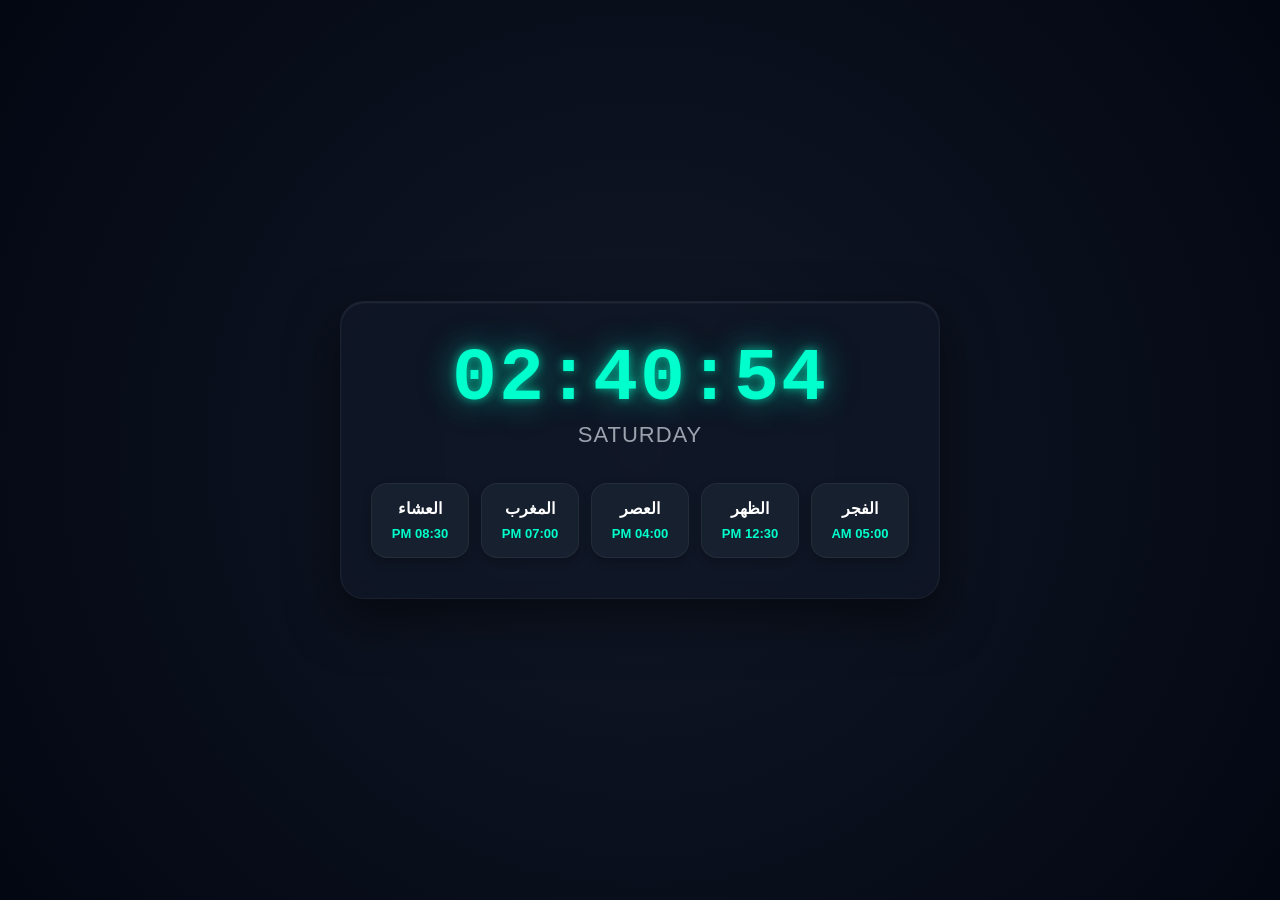
<file: index.html>
<!DOCTYPE html>
<html lang="ar" dir="rtl">
<head>
    <meta charset="UTF-8">
    <meta name="viewport" content="width=device-width, initial-scale=1.0">
    <meta name="google-adsense-account" content="ca-pub-9813683040376383">
    <meta name="robots" content="index, follow">
    <meta name="googlebot" content="index, follow">
    <meta name="description" content="موقع اشرف لمواقيت الصلاة والساعة المحلية بدون اعلانات مزعجة او اشتراكات">
    <meta name="keywords" content="led , achraf , clock time , ledclock , mawakit ">
    <link rel="canonical" href="https://www.clocky.de5.net/" />
    <title>Clocky</title>
    <link rel="icon" href="https://purepng.com/public/uploads/large/purepng.com-clock-iconsymbolsiconsapple-iosiosios-8-iconsios-8-721522596027moiee.png">

    <script src="https://pl30233326.effectivecpmnetwork.com/3d/db/b6/3ddbb60ee8837e368113462558ccc64e.js"></script>

    
    <style>
        /* تنسيق عام للموقع واحترافي */
        * {
            box-sizing: border-box;
            margin: 0;
            padding: 0;
        }

        body {
            display: flex;
            justify-content: center;
            align-items: center;
            min-height: 100vh;
            background: radial-gradient(circle, #111827 0%, #030712 100%);
            font-family: 'Segoe UI', Tahoma, Geneva, Verdana, sans-serif;
            color: #f3f4f6;
            padding: 20px;
        }

        .clock-container {
            text-align: center;
            background: rgba(17, 24, 39, 0.7);
            padding: 40px 30px;
            border-radius: 24px;
            box-shadow: 0 20px 50px rgba(0, 0, 0, 0.5), inset 0 1px 2px rgba(255, 255, 255, 0.1);
            border: 1px solid rgba(255, 255, 255, 0.05);
            backdrop-filter: blur(10px);
            max-width: 600px;
            width: 100%;
        }

        /* تنسيق شاشة الـ LED الرقمية */
        #clock {
            font-family: 'Courier New', Courier, monospace;
            font-size: 75px;
            font-weight: bold;
            letter-spacing: 2px;
            color: #00ffcc;
            text-shadow: 0 0 10px rgba(0, 255, 204, 0.6), 0 0 30px rgba(0, 255, 204, 0.4), 0 0 50px rgba(0, 255, 204, 0.2);
            margin-bottom: 5px;
            line-height: 1;
        }

        #day {
            font-size: 22px;
            color: #9ca3af;
            font-weight: 500;
            letter-spacing: 1px;
            margin-bottom: 35px;
            text-transform: uppercase;
        }

        /* حاوية مواقيت الصلاة */
        .prayer-container {
            display: grid;
            grid-template-columns: repeat(auto-fit, minmax(90px, 1fr));
            gap: 12px;
            margin-top: 20px;
        }

        /* كروت مواقيت الصلاة المطورة */
        .prayer-box {
            background: rgba(31, 41, 55, 0.6);
            border: 1px solid rgba(255, 255, 255, 0.05);
            padding: 15px 10px;
            border-radius: 16px;
            transition: all 0.3s ease;
            box-shadow: 0 4px 10px rgba(0, 0, 0, 0.2);
        }

        .prayer-box:hover {
            transform: translateY(-5px);
            background: rgba(31, 41, 55, 0.9);
            border-color: rgba(0, 255, 204, 0.3);
            box-shadow: 0 8px 20px rgba(0, 255, 204, 0.1);
        }

        .prayer-box strong {
            display: block;
            color: #ffffff;
            font-size: 16px;
            margin-bottom: 6px;
        }

        .prayer-box span {
            color: #00ffcc;
            font-size: 13px;
            font-weight: 600;
            font-family: sans-serif;
        }

        /* توافق الشاشات الصغيرة */
        @media (max-width: 480px) {
            #clock {
                font-size: 55px;
            }
            #day {
                font-size: 18px;
            }
            .prayer-container {
                grid-template-columns: repeat(3, 1fr);
            }
        }
    </style>
</head>
<body>
    <script>
  atOptions = {
    'key' : 'c431a3d5216da8afcb891a6ca35d7b3c',
    'format' : 'iframe',
    'height' : 50,
    'width' : 320,
    'params' : {}
  };
</script>
<script src="https://www.highperformanceformat.com/c431a3d5216da8afcb891a6ca35d7b3c/invoke.js"></script>
    <br>


    <div class="clock-container">
        <div id="clock">00:00:00</div>
        <div id="day">Sunday</div>
        
        <div id="prayer-times" class="prayer-container"></div>
    </div>

    <script>
        // تحديث الساعة الرقمية بشكل مستمر
        function updateClock() {
            let now = new Date();
            let hours = now.getHours().toString().padStart(2, '0');
            let minutes = now.getMinutes().toString().padStart(2, '0');
            let seconds = now.getSeconds().toString().padStart(2, '0');
            let timeString = `${hours}:${minutes}:${seconds}`;
            
            let days = ["Sunday", "Monday", "Tuesday", "Wednesday", "Thursday", "Friday", "Saturday"];
            let dayString = days[now.getDay()];
            
            document.getElementById("clock").textContent = timeString;
            document.getElementById("day").textContent = dayString;
        }

        // مواقيت الصلاة في الجزائر
        const prayerTimes = {
            "الفجر": "05:00 AM",
            "الظهر": "12:30 PM",
            "العصر": "04:00 PM",
            "المغرب": "07:00 PM",
            "العشاء": "08:30 PM"
        };

        // عرض مواقيت الصلاة داخل الكروت المطورة
        function displayPrayerTimes() {
            let container = document.getElementById("prayer-times");
            container.innerHTML = "";
            
            for (let prayer in prayerTimes) {
                let prayerBox = document.createElement("div");
                prayerBox.className = "prayer-box";
                prayerBox.innerHTML = `<strong>${prayer}</strong><span>${prayerTimes[prayer]}</span>`;
                container.appendChild(prayerBox);
            }
        }

        // تشغيل الوظائف عند تحميل الصفحة
        displayPrayerTimes();
        updateClock();
        setInterval(updateClock, 1000);
    </script>
</body>
</html>
</file>
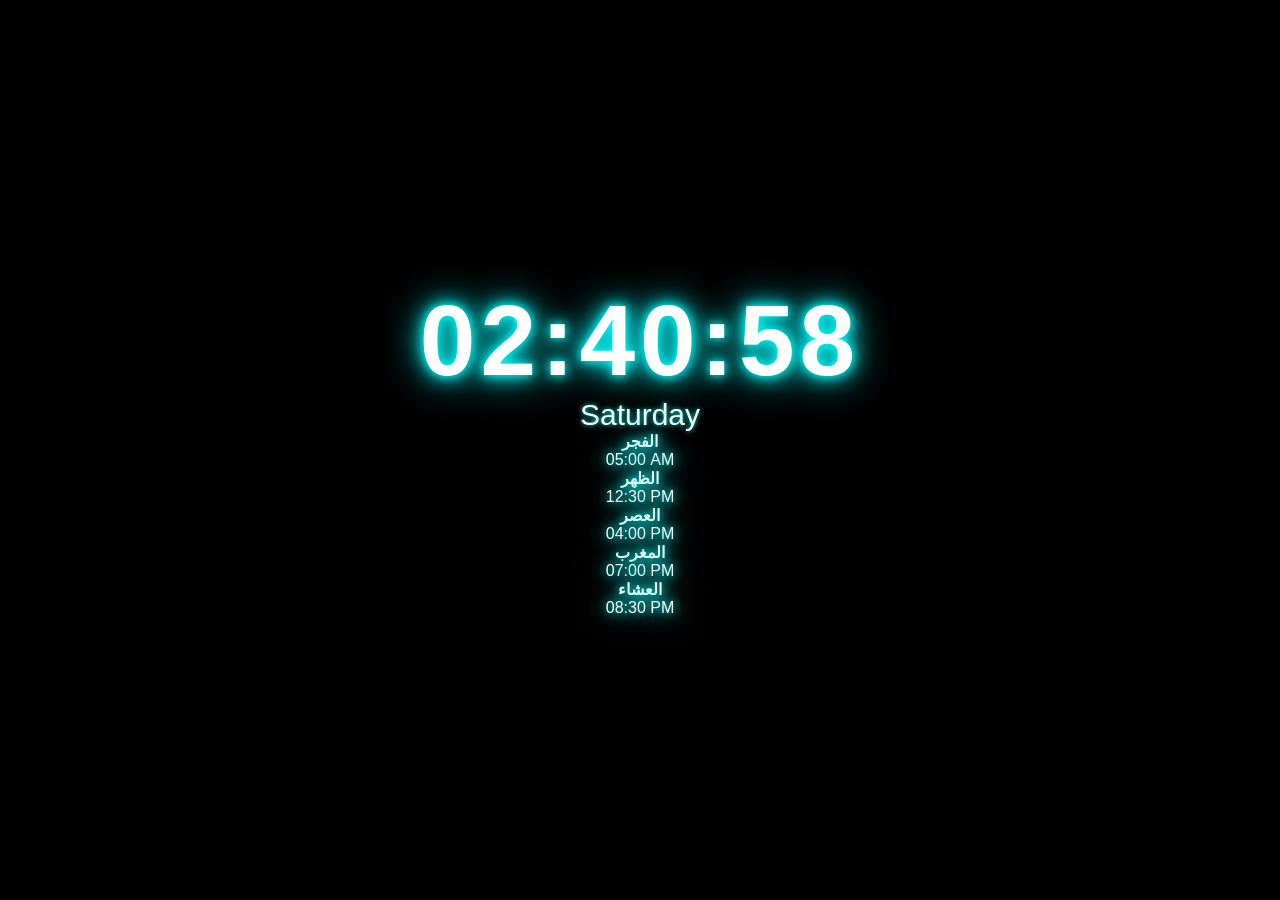
<file: Clock.html>
<!DOCTYPE html>
<html lang="ar">
<head>
    <meta charset="UTF-8">
    <meta name="viewport" content="width=device-width, initial-scale=1.0">
    <title>ساعة رقمية LED</title>
    <link rel="stylesheet" href="style.css">
</head>
<body>
    <div class="clock-container">
        <div id="clock">00:00:00</div>
        <div id="day">Sunday</div>
        <div id="prayer-times" class="prayer-container"></div>
    </div>
    <script src="script.js"></script>
</body>
</html>
</file>
<file: style.css>
/* ملف CSS لتنسيق الساعة الرقمية LED */
body {
    display: flex;
    justify-content: center;
    align-items: center;
    height: 100vh;
    background-color: black;
    font-family: 'Arial', sans-serif;
    margin: 0;
}

.clock-container {
    text-align: center;
    color: white;
    text-shadow: 0 0 10px #0ff, 0 0 20px #0ff, 0 0 40px #0ff;
}

#clock {
    font-size: 100px;
    font-weight: bold;
    letter-spacing: 5px;
    text-shadow: 0 0 10px cyan, 0 0 20px cyan, 0 0 40px cyan;
}

#day {
    font-size: 30px;
    text-shadow: 0 0 5px cyan;
}
</file>
